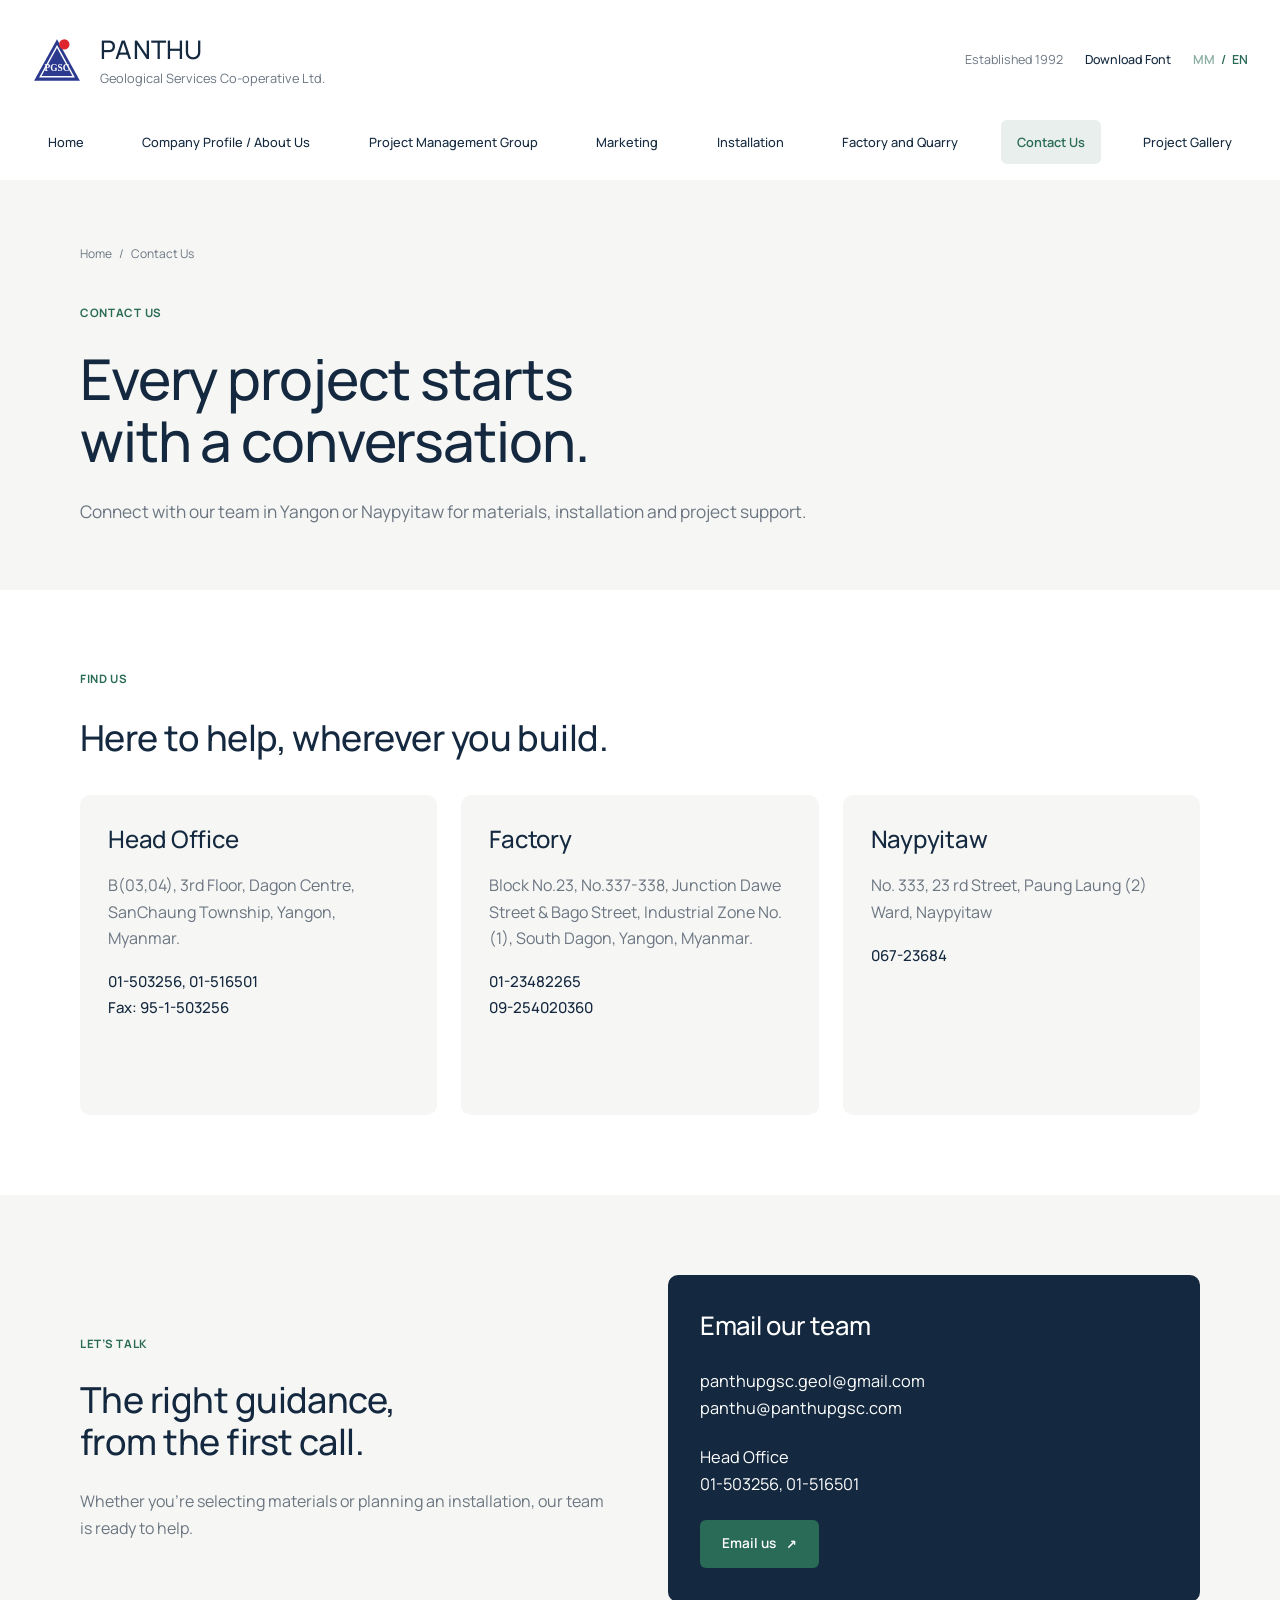
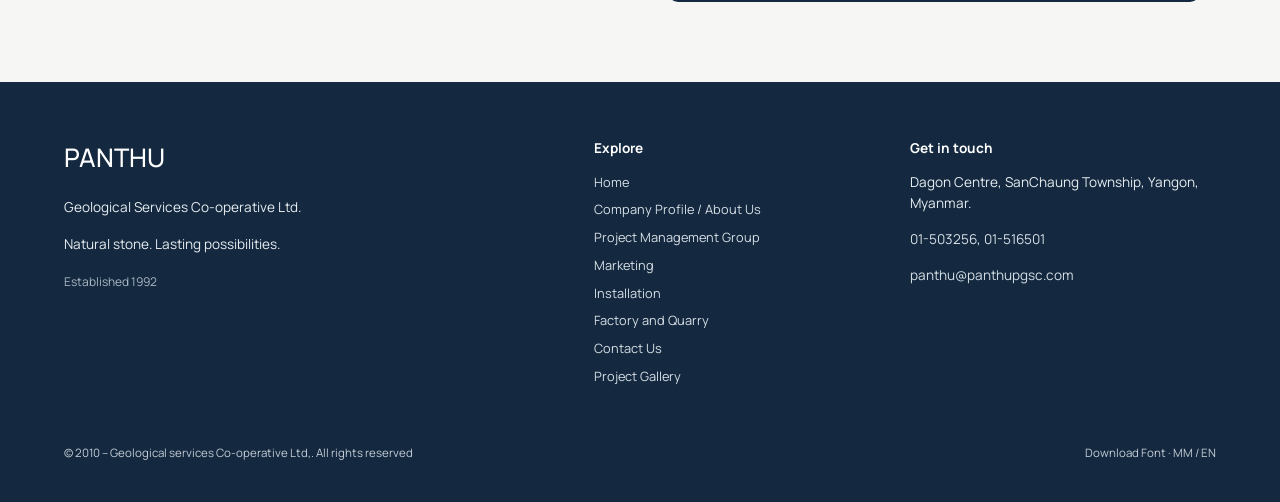
<file: contact.html>
<!DOCTYPE html>
<html lang="en">
<head>
  <meta charset="UTF-8" />
  <meta name="viewport" content="width=device-width, initial-scale=1.0" />
  <link rel="icon" href="favicon.svg" type="image/svg+xml" />
  <title>Contact Us — Panthu Geological Services Co-operative Ltd.</title>
  <meta name="description" content="Connect with our team in Yangon or Naypyitaw for materials, installation and project support." />
  <link rel="preconnect" href="https://fonts.googleapis.com" />
  <link rel="preconnect" href="https://fonts.gstatic.com" crossorigin />
  <link href="https://fonts.googleapis.com/css2?family=Manrope:wght@400;500;600;700&display=swap" rel="stylesheet" />
  <link rel="stylesheet" href="css/styles.css" />
</head>
<body data-page="contact">
  <div data-include="header"></div>

  <main>
    <section class="page-hero page-hero-simple">
      <div class="container page-hero-anim">
        <ol class="breadcrumb" aria-label="Breadcrumb"><li><a href="index.html">Home</a></li><li>Contact Us</li></ol>
        <p class="eyebrow">Contact us</p>
        <h1>Every project starts<br />with a conversation.</h1>
        <p class="page-hero-lead">Connect with our team in Yangon or Naypyitaw for materials, installation and project support.</p>
      </div>
    </section>

    <section class="section">
      <div class="container">
        <p class="eyebrow reveal">Find us</p>
        <h2 class="reveal">Here to help, wherever you build.</h2>
        <div class="card-grid cols-3 contact-offices">
          <article class="card card-soft office-card reveal">
            <h3>Head Office</h3>
            <address>
              <p>B(03,04), 3rd Floor, Dagon Centre, SanChaung Township, Yangon, Myanmar.</p>
              <div class="phones">
                <a href="tel:01503256">01-503256</a>, <a href="tel:01516501">01-516501</a><br />
                Fax: 95-1-503256
              </div>
            </address>
          </article>
          <article class="card card-soft office-card reveal">
            <h3>Factory</h3>
            <address>
              <p>Block No.23, No.337-338, Junction Dawe Street &amp; Bago Street, Industrial Zone No.(1), South Dagon, Yangon, Myanmar.</p>
              <div class="phones">
                <a href="tel:0123482265">01-23482265</a><br />
                <a href="tel:09254020360">09-254020360</a>
              </div>
            </address>
          </article>
          <article class="card card-soft office-card reveal">
            <h3>Naypyitaw</h3>
            <address>
              <p>No. 333, 23 rd Street, Paung Laung (2) Ward, Naypyitaw</p>
              <div class="phones"><a href="tel:06723684">067-23684</a></div>
            </address>
          </article>
        </div>
      </div>
    </section>

    <section class="section section-alt">
      <div class="container split">
        <div class="split-text">
          <p class="eyebrow reveal">Let’s talk</p>
          <h2 class="reveal">The right guidance,<br />from the first call.</h2>
          <p class="lead reveal">Whether you’re selecting materials or planning an installation, our team is ready to help.</p>
        </div>
        <div class="email-card reveal">
          <h3>Email our team</h3>
          <p class="block">
            <a href="mailto:panthupgsc.geol@gmail.com">panthupgsc.geol@gmail.com</a><br />
            <a href="mailto:panthu@panthupgsc.com">panthu@panthupgsc.com</a>
          </p>
          <p class="block">Head Office<br /><a href="tel:01503256">01-503256</a>, <a href="tel:01516501">01-516501</a></p>
          <a href="mailto:panthu@panthupgsc.com" class="btn btn-primary">Email us <span class="ico">↗</span></a>
        </div>
      </div>
    </section>
  </main>

  <div data-include="footer"></div>
  <script src="js/main.js"></script>
</body>
</html>
</file>
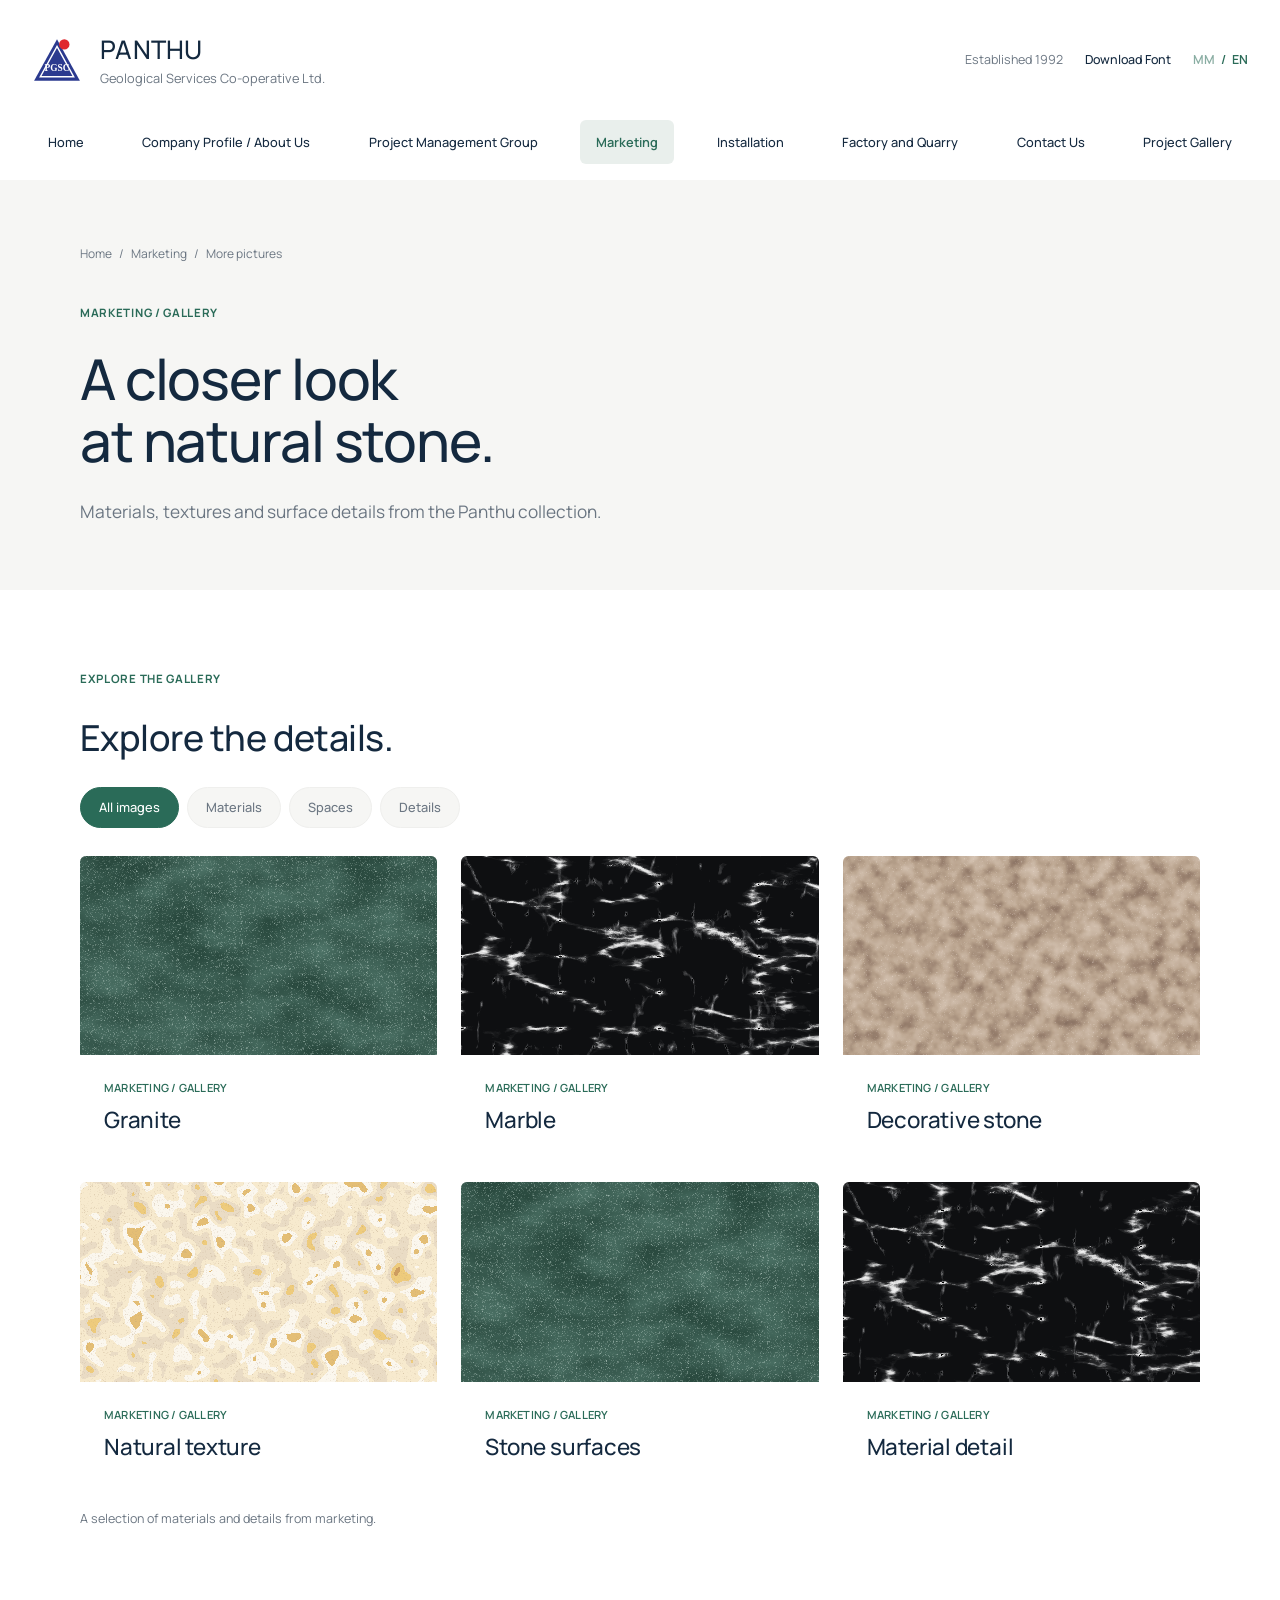
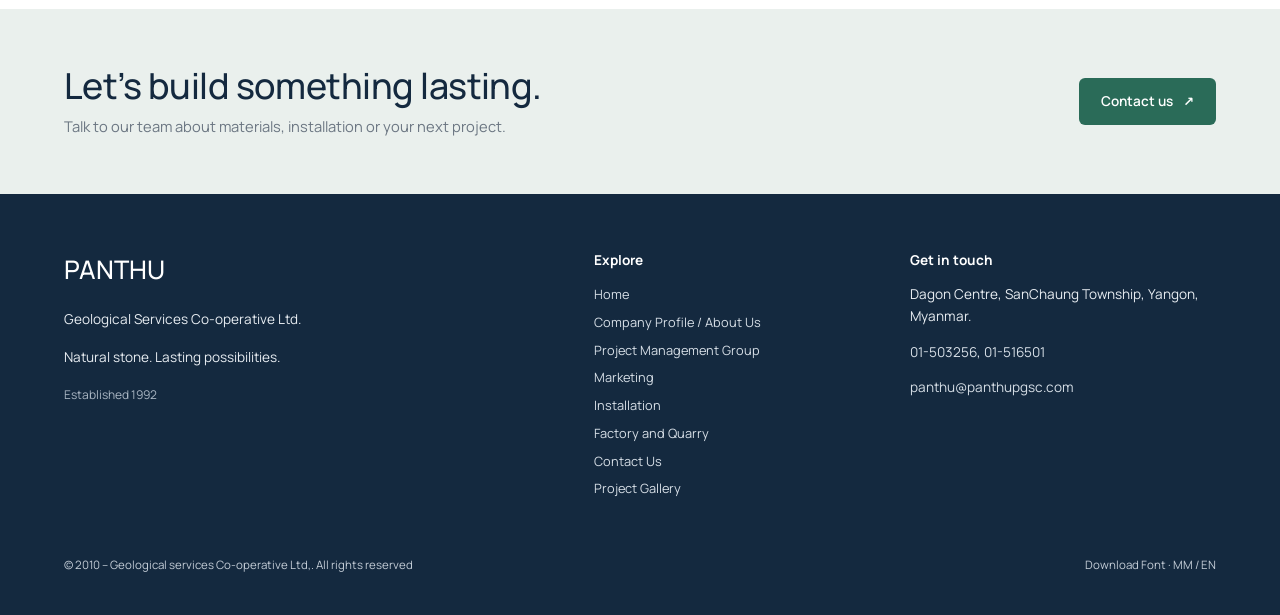
<file: marketing-gallery.html>
<!DOCTYPE html>
<html lang="en">
<head>
  <meta charset="UTF-8" />
  <meta name="viewport" content="width=device-width, initial-scale=1.0" />
  <link rel="icon" href="favicon.svg" type="image/svg+xml" />
  <title>Marketing Gallery — Panthu Geological Services Co-operative Ltd.</title>
  <meta name="description" content="Materials, textures and surface details from the Panthu collection." />
  <link rel="preconnect" href="https://fonts.googleapis.com" />
  <link rel="preconnect" href="https://fonts.gstatic.com" crossorigin />
  <link href="https://fonts.googleapis.com/css2?family=Manrope:wght@400;500;600;700&display=swap" rel="stylesheet" />
  <link rel="stylesheet" href="css/styles.css" />
</head>
<body data-page="marketing">
  <div data-include="header"></div>

  <main>
    <section class="page-hero page-hero-simple">
      <div class="container page-hero-anim">
        <ol class="breadcrumb" aria-label="Breadcrumb"><li><a href="index.html">Home</a></li><li><a href="marketing.html">Marketing</a></li><li>More pictures</li></ol>
        <p class="eyebrow">Marketing / Gallery</p>
        <h1>A closer look<br />at natural stone.</h1>
        <p class="page-hero-lead">Materials, textures and surface details from the Panthu collection.</p>
      </div>
    </section>

    <section class="section">
      <div class="container">
        <p class="eyebrow reveal">Explore the gallery</p>
        <h2 class="reveal">Explore the details.</h2>

        <div class="filters" data-filters="gallery-list" role="group" aria-label="Filter images">
          <button type="button" data-filter="all" class="is-active" aria-pressed="true">All images</button>
          <button type="button" data-filter="materials" aria-pressed="false">Materials</button>
          <button type="button" data-filter="spaces" aria-pressed="false">Spaces</button>
          <button type="button" data-filter="details" aria-pressed="false">Details</button>
        </div>

        <div class="gallery-grid" id="gallery-list" data-lightbox>
          <a href="images/granite.svg" class="gallery-card reveal" data-category="materials">
            <div class="project-img"><img src="images/granite.svg" alt="Green granite texture" loading="lazy" /></div>
            <div class="project-body"><span class="project-tag">Marketing / Gallery</span><h3>Granite</h3></div>
          </a>
          <a href="images/marble.svg" class="gallery-card reveal" data-category="materials">
            <div class="project-img"><img src="images/marble.svg" alt="Black marble with white veins" loading="lazy" /></div>
            <div class="project-body"><span class="project-tag">Marketing / Gallery</span><h3>Marble</h3></div>
          </a>
          <a href="images/decorative.svg" class="gallery-card reveal" data-category="materials">
            <div class="project-img"><img src="images/decorative.svg" alt="Brown decorative stone texture" loading="lazy" /></div>
            <div class="project-body"><span class="project-tag">Marketing / Gallery</span><h3>Decorative stone</h3></div>
          </a>
          <a href="images/slate.svg" class="gallery-card reveal" data-category="details">
            <div class="project-img"><img src="images/slate.svg" alt="Multi-coloured stone texture" loading="lazy" /></div>
            <div class="project-body"><span class="project-tag">Marketing / Gallery</span><h3>Natural texture</h3></div>
          </a>
          <a href="images/granite.svg" class="gallery-card reveal" data-category="spaces details">
            <div class="project-img"><img src="images/granite.svg" alt="Polished green stone surface" loading="lazy" /></div>
            <div class="project-body"><span class="project-tag">Marketing / Gallery</span><h3>Stone surfaces</h3></div>
          </a>
          <a href="images/marble.svg" class="gallery-card reveal" data-category="spaces details">
            <div class="project-img"><img src="images/marble.svg" alt="Close-up of marble veining" loading="lazy" /></div>
            <div class="project-body"><span class="project-tag">Marketing / Gallery</span><h3>Material detail</h3></div>
          </a>
        </div>

        <p class="gallery-note">A selection of materials and details from marketing.</p>
      </div>
    </section>

    <div data-include="cta"></div>
  </main>

  <div data-include="footer"></div>
  <script src="js/main.js"></script>
</body>
</html>
</file>
<file: css/styles.css>
/* =========================================================
   PANTHU — Geological Services Co-operative Ltd.
   ========================================================= */

:root {
  --navy: #14293f;
  --green: #2a6b58;
  --green-dark: #215646;
  --green-tint: #e9efec;
  --text: #14293f;
  --muted: #6b7682;
  --line: #e4e6e8;
  --bg: #ffffff;
  --bg-alt: #f6f6f4;
  --cta-bg: #eaf0ed;

  --radius: 6px;
  --radius-lg: 10px;
  --container: 1280px;
  --pad: 80px;
  --font: "Manrope", system-ui, -apple-system, "Segoe UI", sans-serif;
  --ease: cubic-bezier(.2, .7, .2, 1);
}

*, *::before, *::after { box-sizing: border-box; }
html { scroll-behavior: smooth; }
body {
  margin: 0;
  font-family: var(--font);
  color: var(--text);
  background: var(--bg);
  font-size: 15px;
  line-height: 1.6;
  -webkit-font-smoothing: antialiased;
}
body.no-scroll { overflow: hidden; }
img { display: block; max-width: 100%; }
a { color: inherit; text-decoration: none; }
h1, h2, h3, h4, p { margin: 0; }
ul, ol { list-style: none; margin: 0; padding: 0; }
address { font-style: normal; }
button { font: inherit; color: inherit; background: none; border: 0; cursor: pointer; padding: 0; }
:focus-visible { outline: 2px solid var(--green); outline-offset: 3px; }

.container      { max-width: var(--container); margin: 0 auto; padding: 0 var(--pad); }
.container-wide { max-width: 1440px; margin: 0 auto; padding: 0 64px; }

.ico { display: inline-block; font-size: .95em; transition: transform .25s var(--ease); }
.muted { color: var(--muted); }

/* ---------- Typography ---------- */
h1 {
  font-size: clamp(2.5rem, 5.2vw, 4.6rem);
  line-height: 1.05;
  font-weight: 500;
  letter-spacing: -0.02em;
}
h2 {
  font-size: clamp(1.75rem, 2.8vw, 2.4rem);
  line-height: 1.18;
  font-weight: 500;
  letter-spacing: -0.015em;
}
h3 { font-size: 1.3rem; font-weight: 500; letter-spacing: -0.01em; line-height: 1.3; }

.eyebrow {
  font-size: .72rem;
  font-weight: 700;
  letter-spacing: .06em;
  text-transform: uppercase;
  color: var(--green);
  margin-bottom: 28px;
}
.eyebrow-light { color: #fff; }
.section-lead { color: var(--muted); margin-top: 28px; }

/* ---------- Buttons & links ---------- */
.btn {
  display: inline-flex;
  align-items: center;
  gap: 10px;
  padding: 13px 22px;
  border-radius: var(--radius);
  font-size: .85rem;
  font-weight: 600;
  transition: background .25s, transform .25s var(--ease), box-shadow .25s;
}
.btn:hover .ico { transform: translate(2px, -2px); }
.btn-primary { background: var(--green); color: #fff; }
.btn-primary:hover { background: var(--green-dark); }
.btn-light { background: #fff; color: var(--navy); }
.btn-light:hover { box-shadow: 0 6px 20px rgba(20, 41, 63, .12); }
.btn-flat { box-shadow: 0 1px 2px rgba(20, 41, 63, .06); }

.text-link {
  display: inline-flex;
  gap: 8px;
  font-size: .82rem;
  font-weight: 700;
  color: var(--green);
}
.text-link-dark { color: var(--navy); }
.text-link:hover .ico { transform: translate(2px, -2px); }
.more-link { margin: 48px 0 0 20px; }

/* ---------- Header ---------- */
.site-header {
  position: sticky;
  top: 0;
  z-index: 50;
  background: #fff;
  transition: box-shadow .3s;
}
.site-header.is-scrolled { box-shadow: 0 2px 18px rgba(20, 41, 63, .08); }

.header-top {
  display: flex;
  align-items: center;
  justify-content: space-between;
  padding: 34px 32px;
}
.brand { display: flex; align-items: center; gap: 18px; }
.brand-logo { width: 50px; height: 46px; flex-shrink: 0; }
.brand-text { display: flex; flex-direction: column; line-height: 1.25; }
.brand-name { font-size: 1.6rem; font-weight: 500; color: var(--navy); letter-spacing: .01em; }
.brand-sub { font-size: .8rem; color: var(--muted); margin-top: 4px; }

.header-utils { display: flex; align-items: center; gap: 22px; font-size: .78rem; }
.util-link { font-weight: 500; color: var(--navy); }
.util-link:hover { color: var(--green); }

.lang-switch { display: inline-flex; gap: 6px; color: var(--green); font-weight: 600; font-size: .78rem; }
.lang-switch button { color: var(--green); opacity: .55; transition: opacity .2s; }
.lang-switch button.is-active, .lang-switch button:hover { opacity: 1; }

.menu-toggle { display: none; font-size: .85rem; font-weight: 600; color: var(--navy); padding: 8px 0; }

.main-nav ul {
  display: flex;
  justify-content: space-between;
  align-items: center;
  padding: 0 32px 16px;
}
.main-nav a {
  display: block;
  padding: 12px 16px;
  font-size: .8rem;
  font-weight: 500;
  border-radius: var(--radius);
  transition: background .2s, color .2s;
}
.main-nav a:hover { color: var(--green); }
.main-nav a.is-active { background: var(--green-tint); color: var(--green); font-weight: 600; }
.nav-mobile-utils { display: none; }

/* ---------- Home hero ---------- */
.hero {
  position: relative;
  min-height: 610px;
  display: flex;
  align-items: center;
  color: #fff;
  overflow: hidden;
}
.hero-bg {
  position: absolute;
  inset: 0;
  background:
    linear-gradient(90deg, rgba(17, 45, 55, .88) 0%, rgba(17, 45, 55, .62) 40%, rgba(17, 45, 55, .1) 75%),
    url("https://images.unsplash.com/photo-1600210492493-0946911123ea?auto=format&fit=crop&w=2000&q=80") center / cover no-repeat;
  transform: scale(1.04);
  animation: heroZoom 14s var(--ease) forwards;
}
@keyframes heroZoom { to { transform: scale(1); } }
.hero-content { position: relative; width: 100%; padding-top: 90px; padding-bottom: 90px; }
.hero-content .eyebrow { margin-bottom: 24px; font-size: .68rem; }
.hero h1 { max-width: 640px; }
.hero-lead { max-width: 560px; margin-top: 26px; font-size: 1.05rem; line-height: 1.7; color: rgba(255, 255, 255, .92); }
.hero-actions { display: flex; flex-wrap: wrap; gap: 12px; margin-top: 30px; }
.hero-tags { display: flex; flex-wrap: wrap; margin-top: 34px; font-size: .78rem; color: rgba(255, 255, 255, .9); }
.hero-tags li + li::before { content: "/"; margin: 0 12px; opacity: .8; }

.hero-content > *, .page-hero-anim > * { opacity: 0; transform: translateY(18px); animation: fadeUp .9s var(--ease) forwards; }
.hero-content > *:nth-child(2), .page-hero-anim > *:nth-child(2) { animation-delay: .1s; }
.hero-content > *:nth-child(3), .page-hero-anim > *:nth-child(3) { animation-delay: .2s; }
.hero-content > *:nth-child(4), .page-hero-anim > *:nth-child(4) { animation-delay: .3s; }
.hero-content > *:nth-child(5) { animation-delay: .4s; }
@keyframes fadeUp { to { opacity: 1; transform: none; } }

/* ---------- Inner page hero ---------- */
.page-hero { background: var(--bg-alt); padding: 64px 0 64px; }
.breadcrumb { display: flex; flex-wrap: wrap; font-size: .75rem; color: var(--muted); margin-bottom: 40px; }
.breadcrumb li + li::before { content: "/"; margin: 0 7px; }
.breadcrumb a:hover { color: var(--green); }
.page-hero-grid { display: grid; grid-template-columns: 1.15fr 1fr; gap: 64px; align-items: center; }
.page-hero h1 { font-size: clamp(2.3rem, 4.4vw, 4rem); line-height: 1.1; }
.page-hero .eyebrow { margin-bottom: 26px; }
.page-hero-lead { margin-top: 26px; max-width: 640px; font-size: 1.08rem; line-height: 1.65; color: var(--muted); }
.page-hero-simple .page-hero-lead { max-width: 900px; }
.page-hero-img { border-radius: var(--radius-lg); overflow: hidden; aspect-ratio: 580 / 330; }
.page-hero-img img { width: 100%; height: 100%; object-fit: cover; }

/* ---------- Stats ---------- */
.stats { background: var(--bg-alt); padding: 40px 0; }
.stats-grid { display: grid; grid-template-columns: repeat(3, 1fr); }
.stat { display: flex; flex-direction: column; }
.stat-num { font-size: 2.2rem; font-weight: 400; line-height: 1.2; letter-spacing: -0.01em; font-variant-numeric: tabular-nums; }
.stat-label { font-size: .8rem; color: var(--muted); margin-top: 4px; }

/* ---------- Sections ---------- */
.section { padding: 80px 0; }
.section-alt { background: var(--bg-alt); }
.section h2 + .card-grid, .section h2 + .gallery-grid { margin-top: 36px; }

/* ---------- Generic cards ---------- */
.card-grid { display: grid; gap: 24px; }
.cols-2 { grid-template-columns: repeat(2, 1fr); }
.cols-3 { grid-template-columns: repeat(3, 1fr); }
.cols-4 { grid-template-columns: repeat(4, 1fr); }

.card {
  border-radius: var(--radius-lg);
  padding: 28px;
  transition: transform .35s var(--ease), box-shadow .35s;
}
.card-soft { background: var(--bg-alt); }
.card-white { background: #fff; border: 1px solid #efefed; }
.card-hover:hover { transform: translateY(-4px); box-shadow: 0 14px 36px rgba(20, 41, 63, .08); }
.card-num { display: block; font-size: .75rem; font-weight: 600; color: var(--green); margin-bottom: 18px; }
.card h3 { font-size: 1.4rem; margin-bottom: 18px; }
.card p { color: var(--muted); font-size: .92rem; line-height: 1.75; }
.card-tall { min-height: 260px; }

/* ---------- Materials ---------- */
.materials { padding-bottom: 110px; }
.material-grid { display: grid; grid-template-columns: repeat(4, 1fr); gap: 24px; margin-top: 40px; }
.material-grid.cols-3 { grid-template-columns: repeat(3, 1fr); gap: 48px 24px; }
.material-card { display: block; }
.material-img {
  aspect-ratio: 300 / 180;
  border-radius: 4px;
  overflow: hidden;
  transition: transform .5s var(--ease);
}
.material-img img { width: 100%; height: 100%; object-fit: cover; }
.material-card:hover .material-img { transform: translateY(-4px); }
.material-card h3 { font-size: 1.15rem; margin: 22px 20px 6px; }
.card-meta { display: inline-flex; gap: 8px; margin-left: 20px; font-size: .75rem; color: var(--muted); }
.material-card:hover .card-meta .ico { transform: translate(2px, -2px); }


/* ---------- Services (home) ---------- */
.service-grid { display: grid; grid-template-columns: repeat(3, 1fr); gap: 24px; margin-top: 10px; }
.service-card {
  background: #fff;
  border-radius: var(--radius-lg);
  padding: 28px 28px 80px;
  border: 1px solid #efefed;
  transition: transform .35s var(--ease), box-shadow .35s;
}
.service-card:hover { transform: translateY(-4px); box-shadow: 0 14px 36px rgba(20, 41, 63, .08); }
.service-num { display: block; font-size: .75rem; font-weight: 600; color: var(--green); margin-bottom: 18px; }
.service-card h3 { font-size: 1.35rem; margin-bottom: 18px; }
.service-card p { color: var(--muted); font-size: .9rem; line-height: 1.75; margin-bottom: 18px; }

/* ---------- Projects / gallery cards ---------- */
.projects { padding-bottom: 100px; }
.section-head { display: flex; align-items: center; justify-content: space-between; gap: 24px; margin-bottom: 36px; }
.section-head .text-link { margin-right: 24px; }
.project-grid, .gallery-grid { display: grid; grid-template-columns: repeat(3, 1fr); gap: 48px 24px; }
.project-grid.cols-2 { grid-template-columns: repeat(2, 1fr); }
.project-card, .gallery-card { display: block; }
.project-img { aspect-ratio: 412 / 230; overflow: hidden; border-radius: 6px 6px 0 0; background: var(--bg-alt); }
.project-img img { width: 100%; height: 100%; object-fit: cover; transition: transform .7s var(--ease); }
.project-card:hover .project-img img, .gallery-card:hover .project-img img { transform: scale(1.05); }
.project-body { padding: 24px 24px 0; }
.project-tag { display: block; font-size: .7rem; font-weight: 600; letter-spacing: .02em; text-transform: uppercase; color: var(--green); margin-bottom: 8px; }
.project-body h3 { font-size: 1.4rem; }
.gallery-note { margin-top: 48px; font-size: .78rem; color: var(--muted); }
.gallery-card[hidden] { display: none; }
.gallery-card.is-entering { animation: fadeUp .5s var(--ease) both; opacity: 0; transform: translateY(12px); }

/* ---------- Filter chips ---------- */
.filters { display: flex; flex-wrap: wrap; gap: 8px; margin: 28px 0 28px; }
.filters + .material-grid { margin-top: 0; }
.filters button {
  padding: 9px 18px;
  border-radius: 999px;
  background: var(--bg-alt);
  border: 1px solid #efefed;
  font-size: .8rem;
  font-weight: 500;
  color: var(--muted);
  transition: background .2s, color .2s;
}
.filters button:hover { color: var(--navy); }
.filters button.is-active { background: var(--green); border-color: var(--green); color: #fff; }

/* ---------- Split sections ---------- */
.story-grid, .split { display: grid; grid-template-columns: 1fr 1fr; gap: 56px; align-items: center; }
.split-wide-img { grid-template-columns: 1fr 1fr; gap: 40px; }
.story-img, .split-img { border-radius: var(--radius-lg); overflow: hidden; aspect-ratio: 612 / 420; }
.story-img img, .split-img img { width: 100%; height: 100%; object-fit: cover; }
.story-text .eyebrow, .split-text .eyebrow { margin-bottom: 26px; }
.story-text h2, .split-text h2 { margin-bottom: 24px; }
.story-text p:not(.eyebrow) { color: var(--muted); font-size: .92rem; line-height: 1.75; margin-bottom: 20px; }
.story-text .btn { margin-top: 4px; }
.split-top { align-items: start; }

.feature-list { display: grid; gap: 22px; }
.feature-list h3 { font-size: 1.15rem; margin-bottom: 4px; }
.feature-list p { color: var(--muted); font-size: .88rem; line-height: 1.6; }

/* Company info */
.info-text p:not(.eyebrow) { color: var(--muted); font-size: .95rem; line-height: 1.7; margin-top: 20px; }
.info-card { background: var(--bg-alt); border-radius: var(--radius-lg); padding: 28px; display: grid; gap: 20px; }
.info-card dt { font-size: .72rem; color: var(--muted); margin-bottom: 4px; }
.info-card dd { margin: 0; font-size: 1.1rem; font-weight: 500; }
.info-card dl { margin: 0; display: grid; gap: 22px; }

/* Investment table */
.table-card { background: #fff; border-radius: var(--radius-lg); padding: 32px; margin-top: 36px; }
.data-table { width: 100%; border-collapse: collapse; font-variant-numeric: tabular-nums; }
.data-table th { font-size: .82rem; font-weight: 500; color: var(--muted); text-align: left; padding-bottom: 8px; }
.data-table th:last-child, .data-table td:last-child { text-align: right; }
.data-table td { padding: 18px 0; border-bottom: 1px solid var(--line); font-size: .95rem; font-weight: 500; }
.data-table td:last-child { color: var(--green); font-size: 1.15rem; }
.data-table tbody tr:first-child td { padding-top: 6px; }

/* Directors */
.person-role { display: block; font-size: .7rem; font-weight: 700; letter-spacing: .03em; text-transform: uppercase; color: var(--green); margin-bottom: 14px; }
.person-card h3 { font-size: 1.5rem; margin-bottom: 14px; }
.person-card { min-height: 220px; }

/* Navy band & stat card */
.navy-band { background: var(--navy); color: #fff; border-radius: var(--radius-lg); padding: 28px; margin: 32px 0 28px; }
.navy-band h3 { font-size: 1.55rem; margin-bottom: 10px; }
.slash-list { display: flex; flex-wrap: wrap; font-size: .88rem; color: #dbe3ea; }
.slash-list li + li::before { content: "/"; margin: 0 10px; }

.stat-card { background: var(--navy); color: #fff; border-radius: var(--radius-lg); padding: 32px; }
.stat-card .big { display: block; font-size: 3.6rem; font-weight: 400; line-height: 1.1; margin-bottom: 14px; }
.stat-card h3 { font-size: 1.45rem; margin-bottom: 18px; }
.stat-card p { color: #dbe3ea; font-size: .92rem; line-height: 1.7; }

/* Product card (tile adhesive) */
.product-card {
  background: var(--cta-bg);
  border-radius: var(--radius-lg);
  padding: 32px;
  aspect-ratio: 504 / 354;
  display: flex;
  flex-direction: column;
  justify-content: space-between;
}
.product-card svg { width: 150px; height: auto; margin: 10px auto 0; display: block; }
.product-card .eyebrow { margin: 0; }

/* Sourcing cards */
.source-card { background: var(--bg-alt); border-radius: var(--radius-lg); padding: 24px; }
.source-card .material-img { aspect-ratio: 370 / 155; border-radius: 6px; margin-bottom: 22px; }
.source-card h3 { font-size: 1.45rem; margin-bottom: 18px; }
.source-card p { color: var(--muted); font-size: .95rem; }

/* Contact */
.office-card { min-height: 320px; }
.office-card h3 { font-size: 1.5rem; margin-bottom: 18px; }
.office-card address p { color: var(--muted); font-size: 1rem; line-height: 1.65; margin-bottom: 18px; }
.office-card .phones { color: var(--navy); font-weight: 500; line-height: 1.7; }
.office-card .phones a:hover { color: var(--green); }

.email-card { background: var(--navy); color: #fff; border-radius: var(--radius-lg); padding: 34px 32px; }
.email-card h3 { font-size: 1.6rem; margin-bottom: 26px; }
.email-card p { font-size: 1.02rem; line-height: 1.65; }
.email-card a:not(.btn):hover { text-decoration: underline; text-underline-offset: 3px; }
.email-card .block { margin-bottom: 22px; }
.split-text .lead { color: var(--muted); font-size: 1rem; line-height: 1.7; }

/* CTA */
.cta { background: var(--cta-bg); padding: 56px 0; }
.cta-inner { display: flex; align-items: center; justify-content: space-between; gap: 32px; }
.cta h2 { margin-bottom: 8px; }
.cta p { color: var(--muted); font-size: .92rem; }

/* ---------- Footer ---------- */
.site-footer { background: var(--navy); color: #e8edf2; padding: 56px 0 40px; font-size: .85rem; }
.footer-grid { display: grid; grid-template-columns: 1.6fr .9fr 1fr; gap: 40px; padding-bottom: 50px; }
.footer-logo { font-size: 1.6rem; font-weight: 500; color: #fff; margin-bottom: 18px; }
.footer-brand p:not(.footer-logo) { margin-bottom: 16px; }
.footer-small { font-size: .75rem; color: #aab6c3; }
.footer-col h4 { font-size: .85rem; font-weight: 700; color: #fff; margin-bottom: 12px; }
.footer-col li { margin-bottom: 6px; }
.footer-col a { font-size: .8rem; color: #d6dee6; transition: color .2s; }
.footer-col a:hover { color: #fff; text-decoration: underline; text-underline-offset: 3px; }
.footer-col address p { margin-bottom: 14px; font-size: .85rem; }
.footer-col address a { font-size: .85rem; }
.footer-bottom { display: flex; justify-content: space-between; gap: 16px; font-size: .72rem; color: #c3ccd6; }
.footer-bottom a:hover { color: #fff; }

/* ---------- Lightbox ---------- */
.lightbox {
  position: fixed;
  inset: 0;
  z-index: 100;
  background: rgba(12, 24, 37, .92);
  display: flex;
  align-items: center;
  justify-content: center;
  padding: 60px 70px;
  opacity: 0;
  visibility: hidden;
  transition: opacity .3s, visibility .3s;
}
.lightbox.is-open { opacity: 1; visibility: visible; }
.lightbox figure { margin: 0; max-width: 1100px; width: 100%; text-align: center; color: #fff; }
.lightbox img { max-height: 76vh; width: auto; margin: 0 auto; border-radius: 6px; }
.lightbox figcaption { margin-top: 16px; font-size: .95rem; }
.lb-btn { position: absolute; color: #fff; font-size: 1.6rem; width: 48px; height: 48px; border-radius: 50%; display: grid; place-items: center; transition: background .2s; }
.lb-btn:hover { background: rgba(255, 255, 255, .12); }
.lb-close { top: 18px; right: 18px; }
.lb-prev { left: 14px; top: 50%; transform: translateY(-50%); }
.lb-next { right: 14px; top: 50%; transform: translateY(-50%); }

/* ---------- Reveal on scroll ---------- */
.reveal { opacity: 0; transform: translateY(22px); transition: opacity .8s var(--ease), transform .8s var(--ease); }
.reveal.is-visible { opacity: 1; transform: none; }

/* =========================================================
   Large tablet — nav collapses to menu button
   ========================================================= */
@media (max-width: 1180px) {
  :root { --pad: 40px; }
  .container-wide { padding: 0 40px; }

  .header-top { padding: 24px 32px; }
  .header-utils { display: none; }
  .menu-toggle { display: block; }

  .main-nav {
    position: absolute;
    top: 100%;
    left: 0;
    right: 0;
    background: #fff;
    border-top: 1px solid var(--line);
    box-shadow: 0 14px 30px rgba(20, 41, 63, .1);
    max-height: 0;
    overflow: hidden;
    transition: max-height .45s var(--ease);
  }
  .main-nav.is-open { max-height: calc(100vh - 80px); overflow-y: auto; }
  .main-nav ul { flex-direction: column; align-items: stretch; padding: 16px 32px 8px; }
  .main-nav a { padding: 13px 14px; font-size: .95rem; }
  .nav-mobile-utils { display: flex; justify-content: space-between; align-items: center; padding: 16px 46px 24px; font-size: .85rem; }

  .hero { min-height: 540px; }
  .material-grid, .material-grid.cols-3 { grid-template-columns: repeat(2, 1fr); gap: 48px 24px; }
  .material-img { aspect-ratio: 360 / 180; }
  .cols-4 { grid-template-columns: repeat(2, 1fr); }
}

/* =========================================================
   Tablet (≈834px)
   ========================================================= */
@media (max-width: 900px) {
  .brand-name { font-size: 1.5rem; }
  .hero { min-height: 600px; }
  .hero-content { padding-top: 70px; padding-bottom: 70px; }

  .section { padding: 72px 0; }
  .service-card { padding: 28px 26px 34px; }
  .service-card h3 { font-size: 1.25rem; }
  .project-grid { gap: 40px 22px; }
  .gallery-grid { grid-template-columns: repeat(2, 1fr); gap: 40px 24px; }
  .project-body { padding: 22px 22px 0; }
  .project-body h3 { font-size: 1.3rem; }

  .page-hero { padding: 56px 0; }
  .page-hero-grid { gap: 40px; grid-template-columns: 1fr 1fr; }
  .page-hero-img { aspect-ratio: 335 / 270; }
  .page-hero h1 { font-size: 2.4rem; }
  .page-hero-lead { font-size: 1.02rem; margin-top: 20px; }

  .story-grid, .split { gap: 40px; }
  .story-text h2, .split-text h2 { font-size: 2.1rem; }
  .split-img { aspect-ratio: 360 / 440; }

  .card { padding: 26px; }
  .card h3 { font-size: 1.3rem; }
  .person-card h3 { font-size: 1.35rem; }

  .contact-offices { grid-template-columns: 1fr; }
  .product-card { aspect-ratio: auto; min-height: 290px; }

  .footer-grid { grid-template-columns: 1fr 1fr 1fr; }
}

/* =========================================================
   Mobile (≈390px)
   ========================================================= */
@media (max-width: 640px) {
  :root { --pad: 20px; }
  body { font-size: 14px; }
  .container-wide { padding: 0 20px; }

  .header-top { padding: 14px 20px; }
  .brand { gap: 12px; }
  .brand-logo { width: 32px; height: 30px; }
  .brand-name { font-size: 1.05rem; font-weight: 600; }
  /* shorter subtitle on small screens */
  .brand-sub { font-size: 0; margin-top: 1px; }
  .brand-sub::after { content: "Geological services"; font-size: .62rem; color: var(--muted); }
  .main-nav ul { padding: 12px 20px 4px; }
  .nav-mobile-utils { padding: 14px 34px 22px; }

  /* home page has a navy header on mobile */
  .page-home .site-header { background: var(--navy); }
  .page-home .brand-name, .page-home .menu-toggle { color: #fff; }
  .page-home .brand-sub::after { color: #c3ccd6; }

  .hero { min-height: 0; align-items: flex-start; }
  .hero-bg {
    background:
      linear-gradient(180deg, rgba(17, 45, 55, .78), rgba(17, 45, 55, .7)),
      url("https://images.unsplash.com/photo-1600210492493-0946911123ea?auto=format&fit=crop&w=1000&q=80") center / cover no-repeat;
  }
  .hero-content { padding-top: 36px; padding-bottom: 40px; }
  .hero h1 { font-size: 2.6rem; line-height: 1.08; }
  .hero-lead { font-size: .98rem; margin-top: 16px; }
  .hero-actions { flex-direction: column; align-items: flex-start; gap: 16px; margin-top: 22px; }
  .hero-tags { font-size: .68rem; margin-top: 24px; }
  .hero-tags li + li::before { margin: 0 8px; }

  .page-hero { padding: 36px 0 44px; }
  .breadcrumb { margin-bottom: 22px; font-size: .7rem; }
  .page-hero .eyebrow { margin-bottom: 16px; }
  .page-hero-grid { grid-template-columns: 1fr; gap: 28px; }
  .page-hero h1 { font-size: 2.15rem; }
  .page-hero-lead { font-size: .95rem; margin-top: 16px; }
  .page-hero-img { aspect-ratio: 350 / 220; }

  .stats { padding: 30px 0; }
  .stats-grid { grid-template-columns: repeat(3, auto); justify-content: start; gap: 30px; }
  .stat-num { font-size: 1.9rem; }
  .stat-label { font-size: .68rem; }

  .section { padding: 56px 0; }
  .eyebrow { font-size: .65rem; margin-bottom: 20px; }
  h2 { font-size: 1.85rem; }
  .section-lead { margin-top: 18px; }

  .material-grid, .material-grid.cols-3 { gap: 28px 16px; margin-top: 26px; }
  .material-img { aspect-ratio: 1 / 1; }
  .material-card h3 { font-size: 1.05rem; margin: 16px 20px 4px; }
  .card-meta { font-size: .7rem; margin-right: 14px; display: inline; }
  .more-link { margin-top: 32px; }

  .service-grid, .cols-2, .cols-3, .cols-4 { grid-template-columns: 1fr; }
  .service-grid { gap: 28px; }
  .service-card { padding: 26px 26px 36px; }
  .card-grid { gap: 20px; }

  .section-head { flex-direction: column; align-items: flex-start; gap: 20px; margin-bottom: 28px; }
  .section-head .text-link { margin-left: 22px; }
  .project-grid, .project-grid.cols-2, .gallery-grid { grid-template-columns: 1fr; gap: 32px; }
  .project-img { aspect-ratio: 350 / 230; }
  .project-body { padding: 20px 24px 0; }

  .story-grid, .split { grid-template-columns: 1fr; gap: 32px; }
  .story-img, .split-img { aspect-ratio: 350 / 260; }
  .story-text h2, .split-text h2 { font-size: 1.9rem; }

  .table-card { padding: 22px 20px; margin-top: 24px; }
  .navy-band { padding: 22px 28px; }
  .stat-card { padding: 28px; }
  .office-card { min-height: 260px; }
  .source-card .material-img { aspect-ratio: 310 / 140; }

  .cta { padding: 52px 0; }
  .cta-inner { flex-direction: column; align-items: flex-start; gap: 28px; }

  .site-footer { padding-top: 40px; }
  .footer-grid { grid-template-columns: 1fr; gap: 28px; padding-bottom: 36px; }
  .footer-bottom { flex-direction: column; gap: 14px; }

  .lightbox { padding: 60px 16px; }
  .lb-prev, .lb-next { top: auto; bottom: 14px; transform: none; }
}

@media (prefers-reduced-motion: reduce) {
  *, *::before, *::after { animation: none !important; transition: none !important; }
  .reveal, .hero-content > *, .page-hero-anim > * { opacity: 1; transform: none; }
  html { scroll-behavior: auto; }
}
</file>
